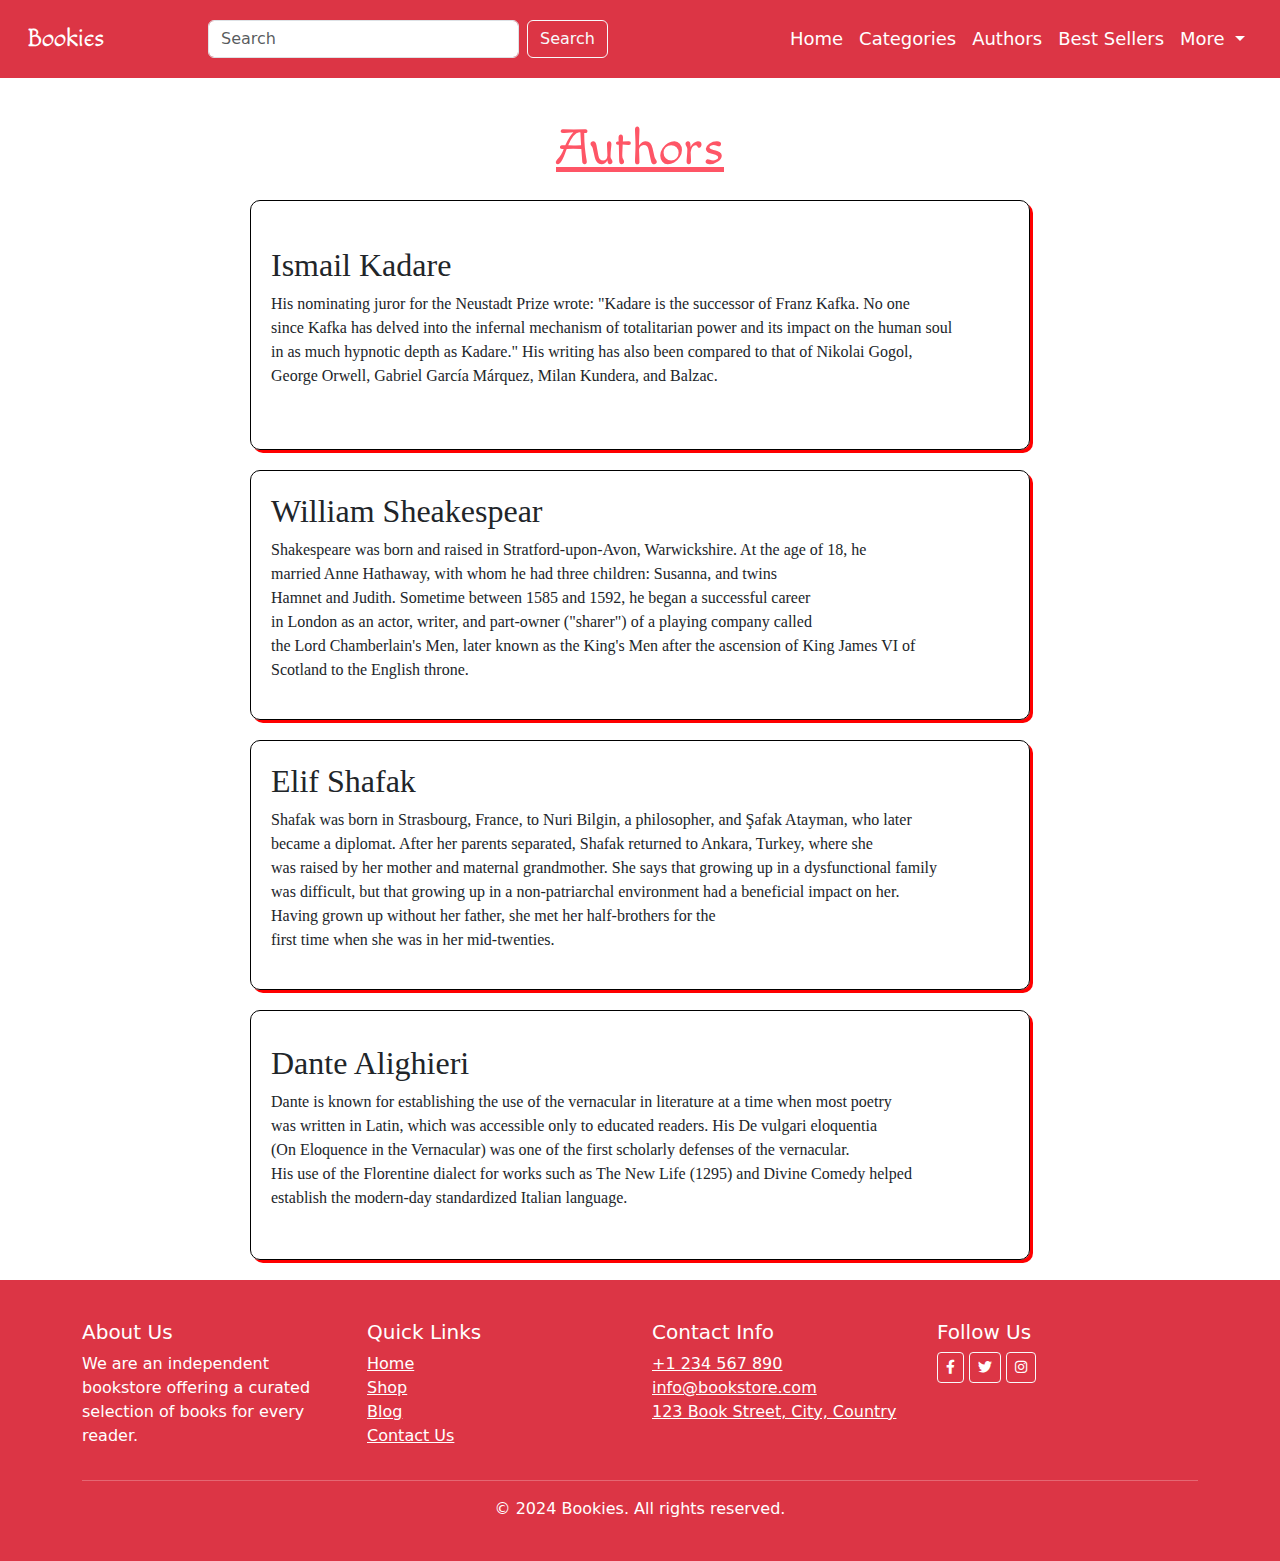
<file: authors.html>
<!DOCTYPE html>
<html lang="en">
<head>
    <meta charset="UTF-8">
    <meta name="viewport" content="width=device-width, initial-scale=1.0">
    <title>Document</title>
    <link href="https://cdn.jsdelivr.net/npm/bootstrap@5.3.0/dist/css/bootstrap.min.css" rel="stylesheet">
    <link rel="preconnect" href="https://fonts.googleapis.com">
    <link rel="preconnect" href="https://fonts.gstatic.com" crossorigin>
    <link href="https://fonts.googleapis.com/css2?family=Macondo&display=swap" rel="stylesheet">
    <link rel="stylesheet" href="style.css">
    <link rel="stylesheet" href="https://cdnjs.cloudflare.com/ajax/libs/font-awesome/6.0.0-beta3/css/all.min.css">
    <style>
      .containerr {
        margin-top: 120px;
      }
      .content-container {
        display: flex;
        align-items: center;
        height: 250px;
        border: 1px solid black;
        margin: 20px 250px;
        position: relative;
        box-shadow: 3px 3px red;
        border-radius: 10px;
      }
      .pixi-container {
        position: absolute;
        /* top: 2px; */
        right: 10px;
        width: 200px;
        height: 250px;
      }
      .text-side {
        padding: 20px;
        flex: 1;
      }
    </style>
</head>
<body>
    <nav class="navbar navbar-expand-lg navbar-custom fixed-top">
        <div class="container-fluid">
          <a class="navbar-brand macondo-regular" href="index.html">Bookies</a>
          <button class="navbar-toggler" type="button" data-bs-toggle="collapse" data-bs-target="#navbarNav" aria-controls="navbarNav" aria-expanded="false" aria-label="Toggle navigation">
            <span class="navbar-toggler-icon"></span>
          </button>
          <div class="collapse navbar-collapse" id="navbarNav">
            <form class="d-flex mx-auto search-bar">
              <input class="form-control me-2" type="search" placeholder="Search" aria-label="Search">
              <button class="btn btn-outline-light" type="submit">Search</button>
            </form>
            <ul class="navbar-nav ms-auto">
              <li class="nav-item">
                <a class="nav-link" href="index.html">Home</a>
              </li>
              <li class="nav-item">
                <a class="nav-link" href="categories.html">Categories</a>
              </li>
              <li class="nav-item">
                <a class="nav-link" href="authors.html">Authors</a>
              </li>
              <li class="nav-item">
                <a class="nav-link" href="bestsellers.html">Best Sellers</a></li>
              <li class="nav-item dropdown">
                <a class="nav-link dropdown-toggle" href="#" id="navbarDropdown" role="button" data-bs-toggle="dropdown" aria-expanded="false">
                  More
                </a>
                <ul class="dropdown-menu dropdown-menu-end" aria-labelledby="navbarDropdown">
                  <li><a class="dropdown-item" href="#">Contact</a></li>
                  <li><a class="dropdown-item" href="login.html">Login</a></li>
                  <li><hr class="dropdown-divider"></li>
                  <li><a class="dropdown-item" href="#">Settings</a></li>
                </ul>
              </li>
            </ul>
          </div>
        </div>
    </nav>

    <div class="containerr">
      <h1 style="text-align: center; text-decoration: underline; color: #fe5566; font-size: 50px;" class="macondo-regular">Authors</h1>
      <div class="row content-container">
        <div class="pixi-container" id="pixi-container-1"></div>
        <div class="col-md-6 text-side">
          <h2 class="pacifico-regular">Ismail Kadare</h2>
          <p class="great-vibes-regular">His nominating juror for the Neustadt Prize wrote: "Kadare is the successor of Franz Kafka. No one <br> since Kafka has delved into the infernal mechanism of totalitarian power and its impact on the human soul <br> in as much hypnotic depth as Kadare." His writing has also been compared to that of Nikolai Gogol, <br> George Orwell, Gabriel García Márquez, Milan Kundera, and Balzac.</p>
        </div>
      </div>
      <div class="row content-container">
        <div class="pixi-container" id="pixi-container-2"></div>
        <div class="col-md-6 text-side">
          <h2 class="pacifico-regular">William Sheakespear</h2>
          <p class="great-vibes-regular">Shakespeare was born and raised in Stratford-upon-Avon, Warwickshire. At the age of 18, he <br> married Anne Hathaway, with whom he had three children: Susanna, and twins <br> Hamnet and Judith. Sometime  between 1585 and 1592, he began a successful career <br>in London  as an actor, writer, and part-owner ("sharer") of a playing company called<br> the Lord Chamberlain's Men, later known  as the King's Men after the ascension of King James VI of <br>Scotland to the English throne.</p>
        </div>
      </div>
      <div class="row content-container">
        <div class="pixi-container" id="pixi-container-3"></div>
        <div class="col-md-6 text-side">
          <h2 class="pacifico-regular">Elif Shafak</h2>
          <p class="great-vibes-regular">Shafak was born in Strasbourg, France, to Nuri Bilgin, a philosopher, and Şafak Atayman, who later <br> became a diplomat. After her parents separated, Shafak returned to Ankara, Turkey, where she <br> was raised by her mother and maternal grandmother. She says that growing up in a dysfunctional family <br> was difficult, but that growing up in a non-patriarchal environment had a beneficial impact on her. <br> Having grown up without her father, she met her half-brothers for the <br> first time when she was in her mid-twenties.</p>
        </div>
      </div>
      <div class="row content-container">
        <div class="pixi-container" id="pixi-container-4"></div>
        <div class="col-md-6 text-side">
          <h2 class="pacifico-regular">Dante Alighieri</h2>
          <p class="great-vibes-regular">Dante is known for establishing the use of the vernacular in literature at a time when most poetry <br> was written in Latin, which was accessible only to educated readers. His De vulgari eloquentia <br> (On Eloquence in the Vernacular) was one of the first scholarly defenses of the vernacular. <br> His use of the Florentine dialect for works such as The New Life (1295) and Divine Comedy helped <br> establish the modern-day standardized Italian language.</p>
        </div>
      </div>
    </div>

    <footer class="footer mt-auto">
      <div class="container">
          <div class="row">
              <!-- About Us -->
              <div class="col-md-3">
                  <h5>About Us</h5>
                  <p>We are an independent bookstore offering a curated selection of books for every reader.</p>
              </div>
              <!-- Quick Links -->
              <div class="col-md-3">
                  <h5>Quick Links</h5>
                  <ul class="list-unstyled">
                      <li><a href="#">Home</a></li>
                      <li><a href="#">Shop</a></li>
                      <li><a href="#">Blog</a></li>
                      <li><a href="#">Contact Us</a></li>
                  </ul>
              </div>
              <!-- Contact Info -->
              <div class="col-md-3">
                  <h5>Contact Info</h5>
                  <ul class="list-unstyled">
                      <li><a href="tel:+1234567890">+1 234 567 890</a></li>
                      <li><a href="mailto:info@bookstore.com">info@bookstore.com</a></li>
                      <li><a href="#">123 Book Street, City, Country</a></li>
                  </ul>
              </div>
              <!-- Follow Us -->
              <div class="col-md-3">
                  <h5>Follow Us</h5>
                  <a href="#" class="btn btn-outline-light btn-sm mr-2"><i class="fab fa-facebook-f"></i></a>
                  <a href="#" class="btn btn-outline-light btn-sm mr-2"><i class="fab fa-twitter"></i></a>
                  <a href="#" class="btn btn-outline-light btn-sm"><i class="fab fa-instagram"></i></a>
              </div>
          </div>
          <hr>
          <div class="row">
              <div class="col-md-12 text-center">
                  <p class="mb-0">&copy; 2024 Bookies. All rights reserved.</p>
              </div>
          </div>
      </div>
  </footer>

    <script type="module">
      import { Application, Assets, Sprite } from 'https://cdn.skypack.dev/pixi.js@7.x.x';

      const imagesForContainers = {
        'pixi-container-1': ['https://upload.wikimedia.org/wikipedia/commons/2/24/Ismail_Kadare_%28portret%29.jpg', 'https://upload.wikimedia.org/wikipedia/en/3/31/The_Siege_%28Kadare_novel%29.jpg'],
        'pixi-container-2': ['https://upload.wikimedia.org/wikipedia/commons/2/21/William_Shakespeare_by_John_Taylor%2C_edited.jpg', 'https://upload.wikimedia.org/wikipedia/commons/d/df/Hamlet.jpg'],
        'pixi-container-3': ['https://upload.wikimedia.org/wikipedia/commons/1/16/Elif_Shafak_photo.jpg', 'https://upload.wikimedia.org/wikipedia/en/b/b2/The_Forty_Rules_of_Love_cover.jpg'],
        'pixi-container-4': ['https://upload.wikimedia.org/wikipedia/commons/6/6f/Portrait_de_Dante.jpg', 'https://upload.wikimedia.org/wikipedia/commons/3/3c/Joseph_Anton_Koch%2C_purgatorio%2C_1825-28%2C_15.jpg']
      };

      async function initializePixi(containerId, imageUrls) {
        try {
          const width = 200;
          const height = 250;
          const app = new Application({
            width: width,
            height: height,
            backgroundAlpha: 0, // Transparent background
          });

          const container = document.getElementById(containerId);
          if (!container) {
            console.error(`Container with id "${containerId}" not found.`);
            return;
          }

          container.appendChild(app.view);

          let currentImageIndex = 0;
          const texture = await Assets.load(imageUrls[currentImageIndex]);
          const sprite = new Sprite(texture);
          sprite.anchor.set(0.5);
          sprite.x = width / 2;
          sprite.y = height / 2;
          sprite.width = 180;
          sprite.height = 200;
          app.stage.addChild(sprite);

          sprite.interactive = true;
          sprite.buttonMode = true;
          sprite.on('pointertap', async () => {
            currentImageIndex = (currentImageIndex + 1) % imageUrls.length;
            const newTexture = await Assets.load(imageUrls[currentImageIndex]);
            sprite.texture = newTexture;
          });
        } catch (error) {
          console.error('Error initializing PixiJS:', error);
        }
      }

      document.addEventListener('DOMContentLoaded', () => {
        for (const [containerId, imageUrls] of Object.entries(imagesForContainers)) {
          initializePixi(containerId, imageUrls);
        }
      });
    </script>

    <script src="https://code.jquery.com/jquery-3.5.1.slim.min.js"></script>
    <script src="https://cdn.jsdelivr.net/npm/@popperjs/core@2.5.4/dist/umd/popper.min.js"></script>
    <script src="https://stackpath.bootstrapcdn.com/bootstrap/4.5.2/js/bootstrap.min.js"></script>
    <script src="https://cdn.jsdelivr.net/npm/bootstrap@5.3.0/dist/js/bootstrap.bundle.min.js"></script>
</body>
</html>
</file>
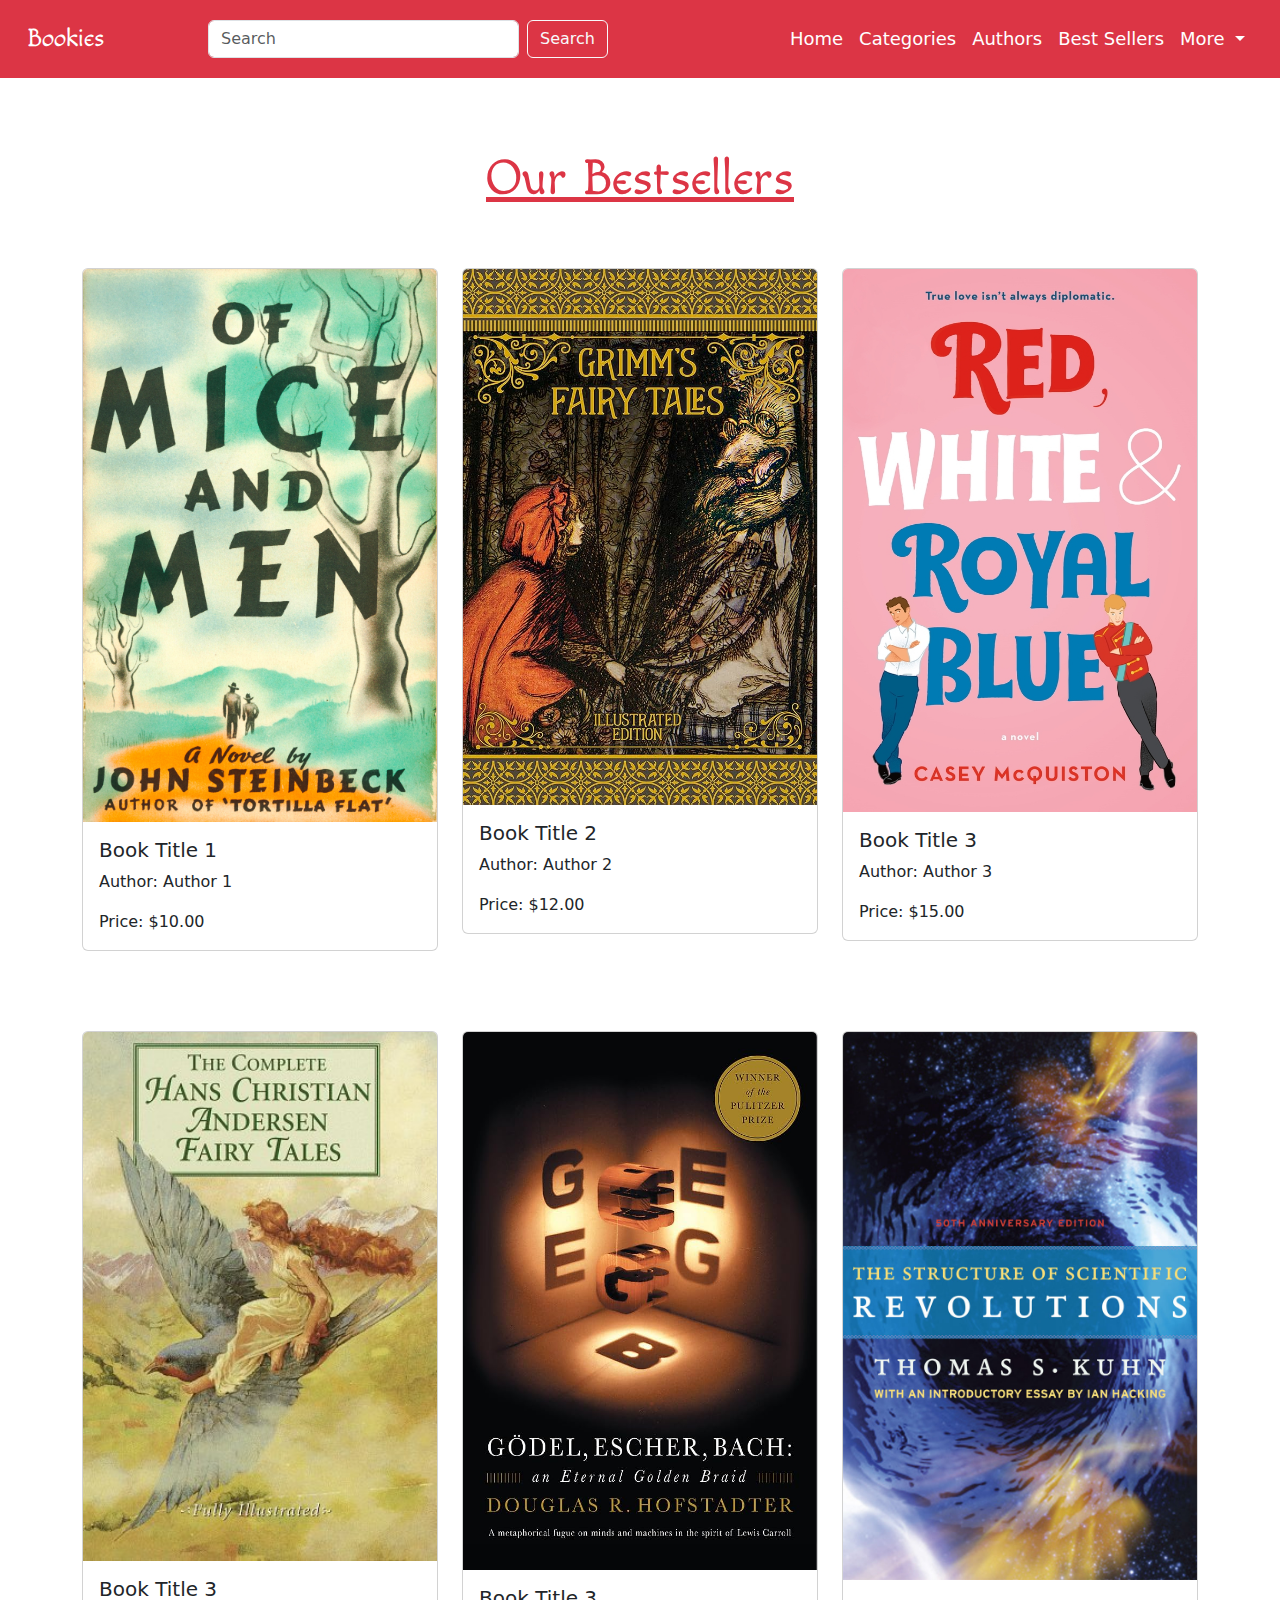
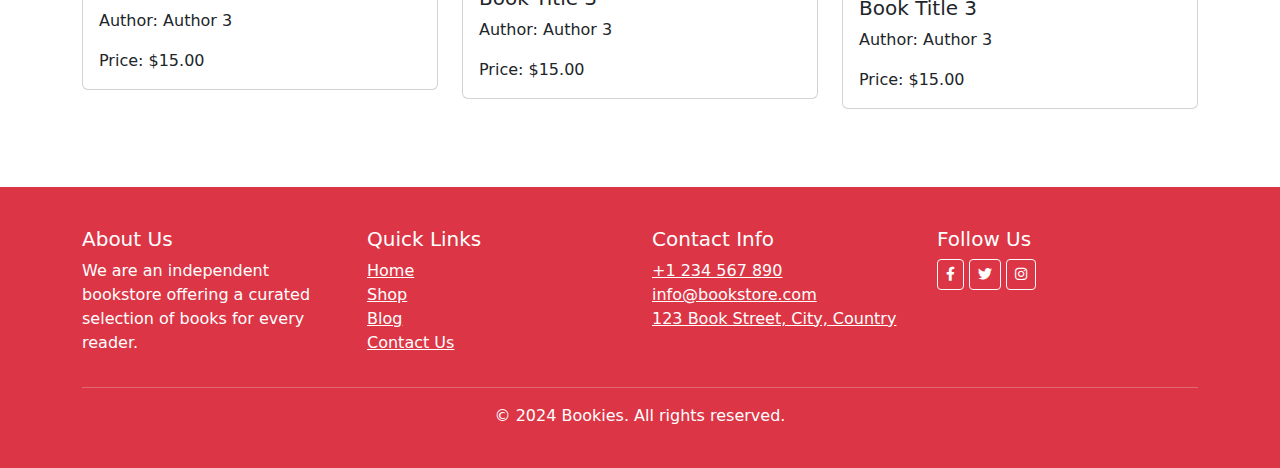
<file: bestsellers.html>
<!DOCTYPE html>
<html lang="en">
<head>
    <meta charset="UTF-8">
    <meta name="viewport" content="width=device-width, initial-scale=1.0">
    <title>Document</title>
    <link href="https://cdn.jsdelivr.net/npm/bootstrap@5.3.0/dist/css/bootstrap.min.css" rel="stylesheet">
    <link rel="preconnect" href="https://fonts.googleapis.com">
    <link rel="preconnect" href="https://fonts.gstatic.com" crossorigin>
    <link href="https://fonts.googleapis.com/css2?family=Macondo&display=swap" rel="stylesheet">
    <link rel="stylesheet" href="style.css">
    <link rel="stylesheet" href="https://cdnjs.cloudflare.com/ajax/libs/font-awesome/6.0.0-beta3/css/all.min.css">
    <style>
      #bestsellers{
        margin-top: 100px;
      }
      .card {
        margin-top: 50px;
          margin-bottom: 30px;
          transition: transform 0.3s;
      }
      .card img{
        max-height: 600px;
      }


      .card:hover {
          transform: scale(1.05);
      }

      #home {
          animation: fadeIn 2s;
      }

      @keyframes fadeIn {
          from { opacity: 0; }
          to { opacity: 1; }
      }

    </style>
</head>
<body>
    <nav class="navbar navbar-expand-lg navbar-custom fixed-top">
        <div class="container-fluid">
          <a class="navbar-brand macondo-regular" href="index.html">Bookies</a>
          <button class="navbar-toggler" type="button" data-bs-toggle="collapse" data-bs-target="#navbarNav" aria-controls="navbarNav" aria-expanded="false" aria-label="Toggle navigation">
            <span class="navbar-toggler-icon"></span>
          </button>
          <div class="collapse navbar-collapse" id="navbarNav">
            <form class="d-flex mx-auto search-bar">
              <input class="form-control me-2" type="search" placeholder="Search" aria-label="Search">
              <button class="btn btn-outline-light" type="submit">Search</button>
            </form>
            <ul class="navbar-nav ms-auto">
              <li class="nav-item">
                <a class="nav-link" href="index.html">Home</a>
              </li>
              <li class="nav-item">
                <a class="nav-link" href="categories.html">Categories</a>
              </li>
              <li class="nav-item">
                <a class="nav-link" href="authors.html">Authors</a>
              </li>
              <li class="nav-item">
                <a class="nav-link" href="bestsellers.html">Best Sellers</a>
              </li>
              <li class="nav-item dropdown">
                <a class="nav-link dropdown-toggle" href="#" id="navbarDropdown" role="button" data-bs-toggle="dropdown" aria-expanded="false">
                  More
                </a>
                <ul class="dropdown-menu dropdown-menu-end" aria-labelledby="navbarDropdown">
                  <li><a class="dropdown-item" href="#">Contact</a></li>
                  <li><a class="dropdown-item" href="login.html">Login</a></li>
                  <li><hr class="dropdown-divider"></li>
                  <li><a class="dropdown-item" href="#">Settings</a></li>
                </ul>
              </li>
            </ul>
          </div>
        </div>
    </nav>

    <div id="bestsellers" class="container my-5">
      <h2 class="macondo-regular" style="color: #dc3545; text-decoration: underline; font-size: 50px; text-align: center; margin-top: 150px;">Our Bestsellers</h2>
      <div class="row">
          <div class="col-md-4">
              <div class="card animate__animated animate__fadeInUp">
                  <img class="card-img-top" src="img/tragedy/mice.jpg" alt="Book 1">
                  <div class="card-body">
                      <h5 class="card-title">Book Title 1</h5>
                      <p class="card-text">Author: Author 1</p>
                      <p class="card-text">Price: $10.00</p>
                  </div>
              </div>
          </div>
          <div class="col-md-4">
              <div class="card animate__animated animate__fadeInUp animate__delay-1s">
                  <img class="card-img-top" src="img/fairy/grim.jpg" alt="Book 2">
                  <div class="card-body">
                      <h5 class="card-title">Book Title 2</h5>
                      <p class="card-text">Author: Author 2</p>
                      <p class="card-text">Price: $12.00</p>
                  </div>
              </div>
          </div>
          <div class="col-md-4">
              <div class="card animate__animated animate__fadeInUp animate__delay-2s">
                  <img class="card-img-top" src="img/romance/red.jpg" alt="Book 3">
                  <div class="card-body">
                      <h5 class="card-title">Book Title 3</h5>
                      <p class="card-text">Author: Author 3</p>
                      <p class="card-text">Price: $15.00</p>
                  </div>
              </div>
          </div>
          <div class="col-md-4">
              <div class="card animate__animated animate__fadeInUp animate__delay-2s">
                  <img class="card-img-top" src="img/fairy/hans.jpg" alt="Book 3">
                  <div class="card-body">
                      <h5 class="card-title">Book Title 3</h5>
                      <p class="card-text">Author: Author 3</p>
                      <p class="card-text">Price: $15.00</p>
                  </div>
              </div>
          </div>
          <div class="col-md-4">
              <div class="card animate__animated animate__fadeInUp animate__delay-2s">
                  <img class="card-img-top" src="img/science/godel.jpg" alt="Book 3">
                  <div class="card-body">
                      <h5 class="card-title">Book Title 3</h5>
                      <p class="card-text">Author: Author 3</p>
                      <p class="card-text">Price: $15.00</p>
                  </div>
              </div>
          </div>
          <div class="col-md-4">
              <div class="card animate__animated animate__fadeInUp animate__delay-2s">
                  <img class="card-img-top" src="img/science/kuhn.jpg" alt="Book 3">
                  <div class="card-body">
                      <h5 class="card-title">Book Title 3</h5>
                      <p class="card-text">Author: Author 3</p>
                      <p class="card-text">Price: $15.00</p>
                  </div>
              </div>
          </div>
      </div>
  </div>

    <footer class="footer">
        <div class="container">
            <div class="row">
                <!-- About Us -->
                <div class="col-md-3">
                    <h5>About Us</h5>
                    <p>We are an independent bookstore offering a curated selection of books for every reader.</p>
                </div>
                <!-- Quick Links -->
                <div class="col-md-3">
                    <h5>Quick Links</h5>
                    <ul class="list-unstyled">
                        <li><a href="#">Home</a></li>
                        <li><a href="#">Shop</a></li>
                        <li><a href="#">Blog</a></li>
                        <li><a href="#">Contact Us</a></li>
                    </ul>
                </div>
                <!-- Contact Info -->
                <div class="col-md-3">
                    <h5>Contact Info</h5>
                    <ul class="list-unstyled">
                        <li><a href="tel:+1234567890">+1 234 567 890</a></li>
                        <li><a href="mailto:info@bookstore.com">info@bookstore.com</a></li>
                        <li><a href="#">123 Book Street, City, Country</a></li>
                    </ul>
                </div>
                <!-- Follow Us -->
                <div class="col-md-3">
                    <h5>Follow Us</h5>
                    <a href="#" class="btn btn-outline-light btn-sm mr-2"><i class="fab fa-facebook-f"></i></a>
                    <a href="#" class="btn btn-outline-light btn-sm mr-2"><i class="fab fa-twitter"></i></a>
                    <a href="#" class="btn btn-outline-light btn-sm"><i class="fab fa-instagram"></i></a>
                </div>
            </div>
            <hr>
            <div class="row">
                <div class="col-md-12 text-center">
                    <p class="mb-0">&copy; 2024 Bookies. All rights reserved.</p>
                </div>
            </div>
        </div>
    </footer>
    
    
    <script src="https://code.jquery.com/jquery-3.5.1.slim.min.js"></script>
    <script src="https://cdn.jsdelivr.net/npm/@popperjs/core@2.5.4/dist/umd/popper.min.js"></script>
    <script src="https://stackpath.bootstrapcdn.com/bootstrap/4.5.2/js/bootstrap.min.js"></script>    

    <script src="https://cdn.jsdelivr.net/npm/bootstrap@5.3.0/dist/js/bootstrap.bundle.min.js"></script>
    <script src="https://code.jquery.com/jquery-3.5.1.slim.min.js"></script>
    <script src="https://stackpath.bootstrapcdn.com/bootstrap/4.5.2/js/bootstrap.min.js"></script>
</body>
</html>
</file>
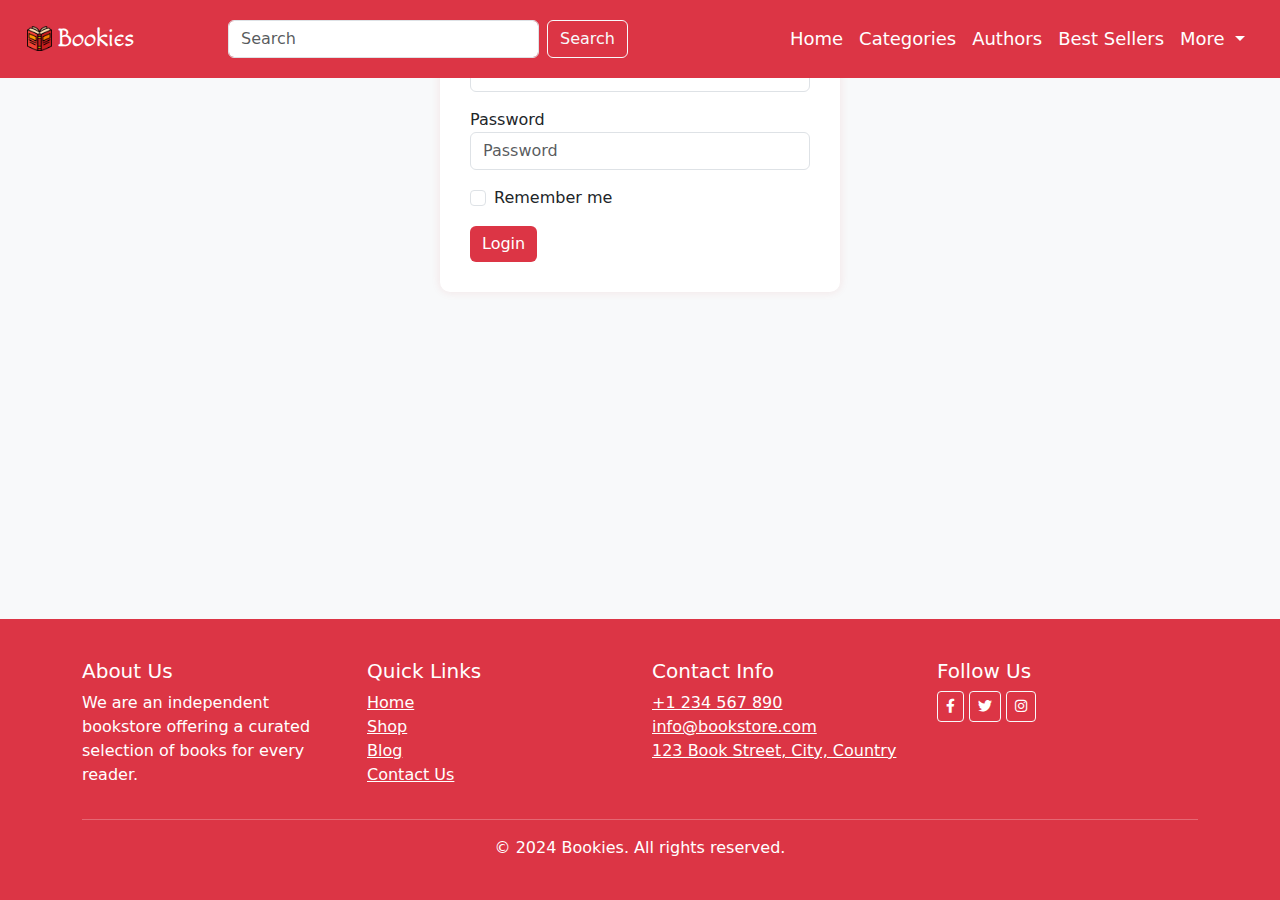
<file: login.html>
<!DOCTYPE html>
<html lang="en">
<head>
    <meta charset="UTF-8">
    <meta name="viewport" content="width=device-width, initial-scale=1.0">
    <title>Bookies Login</title>
    <link href="https://cdn.jsdelivr.net/npm/bootstrap@5.3.0/dist/css/bootstrap.min.css" rel="stylesheet">
    <link rel="preconnect" href="https://fonts.googleapis.com">
    <link rel="preconnect" href="https://fonts.gstatic.com" crossorigin>
    <link href="https://fonts.googleapis.com/css2?family=Macondo&display=swap" rel="stylesheet">
    <link rel="stylesheet" href="https://cdnjs.cloudflare.com/ajax/libs/font-awesome/6.0.0-beta3/css/all.min.css">
    <link rel="stylesheet" href="style.css">
    <style>
        body {
            background-color: #f8f9fa;
            display: flex;
            flex-direction: column;
            height: 100vh;
        }
        .login-container {
            margin-top: 120px;
            flex-grow: 1;
            display: flex;
            justify-content: center;
            align-items: center;
            padding: 20px;
        }
        .login-form {
            background-color: #fff;
            padding: 30px;
            border-radius: 10px;
            box-shadow: 0 0 10px rgba(182, 32, 32, 0.1);
            width: 100%;
            max-width: 400px;
            margin-top: -40%;
        }
        .login-title {
            margin-bottom: 20px;
            font-size: 24px;
            font-weight: 600;
            color: #dc3545;
            text-align: center;
        }
        .form-control:focus {
            box-shadow: none;
        }
        .btn-login {
            background-color: #dc3545;
            border: none;
        }
        .btn-login:hover {
            background-color: #dc3545;
        }
    </style>
</head>
<body>
    <nav class="navbar navbar-expand-lg navbar-custom fixed-top">
        <div class="container-fluid">
            <img src="img/book.png" style="width: 30px; height: auto; padding-right: 5px;" alt="Book Logo">
          <a class="navbar-brand macondo-regular" href="index.html">Bookies</a>
          <button class="navbar-toggler" type="button" data-bs-toggle="collapse" data-bs-target="#navbarNav" aria-controls="navbarNav" aria-expanded="false" aria-label="Toggle navigation">
            <span class="navbar-toggler-icon"></span>
          </button>
          <div class="collapse navbar-collapse" id="navbarNav">
            <form class="d-flex mx-auto search-bar">
              <input class="form-control me-2" type="search" placeholder="Search" aria-label="Search">
              <button class="btn btn-outline-light" type="submit">Search</button>
            </form>
            <ul class="navbar-nav ms-auto">
              <li class="nav-item">
                <a class="nav-link" href="index.html">Home</a>
              </li>
              <li class="nav-item">
                <a class="nav-link" href="categories.html">Categories</a>
              </li>
              <li class="nav-item">
                <a class="nav-link" href="authors.html">Authors</a>
              </li>
              <li class="nav-item">
                <a class="nav-link" href="bestsellers.html">Best Sellers</a>
              </li>
              <li class="nav-item dropdown">
                <a class="nav-link dropdown-toggle" href="#" id="navbarDropdown" role="button" data-bs-toggle="dropdown" aria-expanded="false">
                  More
                </a>
                <ul class="dropdown-menu dropdown-menu-end" aria-labelledby="navbarDropdown">
                  <li><a class="dropdown-item" href="#">Contact</a></li>
                  <li><a class="dropdown-item" href="login.html">Login</a></li>
                  <li><hr class="dropdown-divider"></li>
                  <li><a class="dropdown-item" href="#">Settings</a></li>
                </ul>
              </li>
            </ul>
          </div>
        </div>
    </nav>

    <div id="pixi-container" style="z-index: -1; max-height: 530px;"></div>

    <div class="login-container">
        <div class="login-form">
            <h2 class="login-title">Login</h2>
            <form>
                <div class="form-group mb-3">
                    <label for="email">Email address</label>
                    <input type="email" class="form-control" id="email" placeholder="Enter email">
                </div>
                <div class="form-group mb-3">
                    <label for="password">Password</label>
                    <input type="password" class="form-control" id="password" placeholder="Password">
                </div>
                <div class="form-group form-check mb-3">
                    <input type="checkbox" class="form-check-input" id="rememberMe">
                    <label class="form-check-label" for="rememberMe">Remember me</label>
                </div>
                <button type="submit" class="btn btn-primary btn-login btn-block">Login</button>
            </form>
        </div>
    </div>

    <footer class="footer mt-auto">
        <div class="container">
            <div class="row">
                <!-- About Us -->
                <div class="col-md-3">
                    <h5>About Us</h5>
                    <p>We are an independent bookstore offering a curated selection of books for every reader.</p>
                </div>
                <!-- Quick Links -->
                <div class="col-md-3">
                    <h5>Quick Links</h5>
                    <ul class="list-unstyled">
                        <li><a href="#">Home</a></li>
                        <li><a href="#">Shop</a></li>
                        <li><a href="#">Blog</a></li>
                        <li><a href="#">Contact Us</a></li>
                    </ul>
                </div>
                <!-- Contact Info -->
                <div class="col-md-3">
                    <h5>Contact Info</h5>
                    <ul class="list-unstyled">
                        <li><a href="tel:+1234567890">+1 234 567 890</a></li>
                        <li><a href="mailto:info@bookstore.com">info@bookstore.com</a></li>
                        <li><a href="#">123 Book Street, City, Country</a></li>
                    </ul>
                </div>
                <!-- Follow Us -->
                <div class="col-md-3">
                    <h5>Follow Us</h5>
                    <a href="#" class="btn btn-outline-light btn-sm mr-2"><i class="fab fa-facebook-f"></i></a>
                    <a href="#" class="btn btn-outline-light btn-sm mr-2"><i class="fab fa-twitter"></i></a>
                    <a href="#" class="btn btn-outline-light btn-sm"><i class="fab fa-instagram"></i></a>
                </div>
            </div>
            <hr>
            <div class="row">
                <div class="col-md-12 text-center">
                    <p class="mb-0">&copy; 2024 Bookies. All rights reserved.</p>
                </div>
            </div>
        </div>
    </footer>

    <script type="module">
        import { Application, Assets, Sprite } from 'https://cdn.skypack.dev/pixi.js';
    
        (async () =>
        {
            // Create a new application
            const app = new Application();
    
            // Initialize the application
            await app.init({ resizeTo: window });
    
            // Append the application canvas to the specific div
            document.getElementById('pixi-container').appendChild(app.view);
    
            // Load the star texture
            const starTexture = await Assets.load('https://pixijs.com/assets/star.png');
    
            const starAmount = 1000;
            let cameraZ = 0;
            const fov = 20;
            const baseSpeed = 0.025;
            let speed = 0;
            let warpSpeed = 0;
            const starStretch = 5;
            const starBaseSize = 0.05;
    
            // Create the stars
            const stars = [];
    
            for (let i = 0; i < starAmount; i++)
            {
                const star = {
                    sprite: new Sprite(starTexture),
                    z: 0,
                    x: 0,
                    y: 0,
                };
    
                star.sprite.anchor.x = 0.5;
                star.sprite.anchor.y = 0.7;
                randomizeStar(star, true);
                app.stage.addChild(star.sprite);
                stars.push(star);
            }
    
            function randomizeStar(star, initial)
            {
                star.z = initial ? Math.random() * 2000 : cameraZ + Math.random() * 1000 + 2000;
    
                // Calculate star positions with radial random coordinate so no star hits the camera.
                const deg = Math.random() * Math.PI * 2;
                const distance = Math.random() * 50 + 1;
    
                star.x = Math.cos(deg) * distance;
                star.y = Math.sin(deg) * distance;
            }
    
            // Change flight speed every 5 seconds
            setInterval(() =>
            {
                warpSpeed = warpSpeed > 0 ? 0 : 1;
            }, 5000);
    
            // Listen for animate update
            app.ticker.add((time) =>
            {
                // Simple easing. This should be changed to proper easing function when used for real.
                speed += (warpSpeed - speed) / 20;
                cameraZ += time.deltaTime * 10 * (speed + baseSpeed);
                for (let i = 0; i < starAmount; i++)
                {
                    const star = stars[i];
    
                    if (star.z < cameraZ) randomizeStar(star);
    
                    // Map star 3d position to 2d with really simple projection
                    const z = star.z - cameraZ;
    
                    star.sprite.x = star.x * (fov / z) * app.renderer.screen.width + app.renderer.screen.width / 2;
                    star.sprite.y = star.y * (fov / z) * app.renderer.screen.width + app.renderer.screen.height / 2;
    
                    // Calculate star scale & rotation.
                    const dxCenter = star.sprite.x - app.renderer.screen.width / 2;
                    const dyCenter = star.sprite.y - app.renderer.screen.height / 2;
                    const distanceCenter = Math.sqrt(dxCenter * dxCenter + dyCenter * dyCenter);
                    const distanceScale = Math.max(0, (2000 - z) / 2000);
    
                    star.sprite.scale.x = distanceScale * starBaseSize;
                    // Star is looking towards center so that y axis is towards center.
                    // Scale the star depending on how fast we are moving, what the stretchfactor is
                    // and depending on how far away it is from the center.
                    star.sprite.scale.y
                        = distanceScale * starBaseSize
                        + (distanceScale * speed * starStretch * distanceCenter) / app.renderer.screen.width;
                    star.sprite.rotation = Math.atan2(dyCenter, dxCenter) + Math.PI / 2;
                }
            });
        })();
    </script>
    
    
    <script src="https://code.jquery.com/jquery-3.5.1.slim.min.js"></script>
    <script src="https://cdn.jsdelivr.net/npm/@popperjs/core@2.5.4/dist/umd/popper.min.js"></script>
    <script src="https://stackpath.bootstrapcdn.com/bootstrap/4.5.2/js/bootstrap.min.js"></script>
    <script src="https://cdn.jsdelivr.net/npm/bootstrap@5.3.0/dist/js/bootstrap.bundle.min.js"></script>
</body>
</html>
</file>
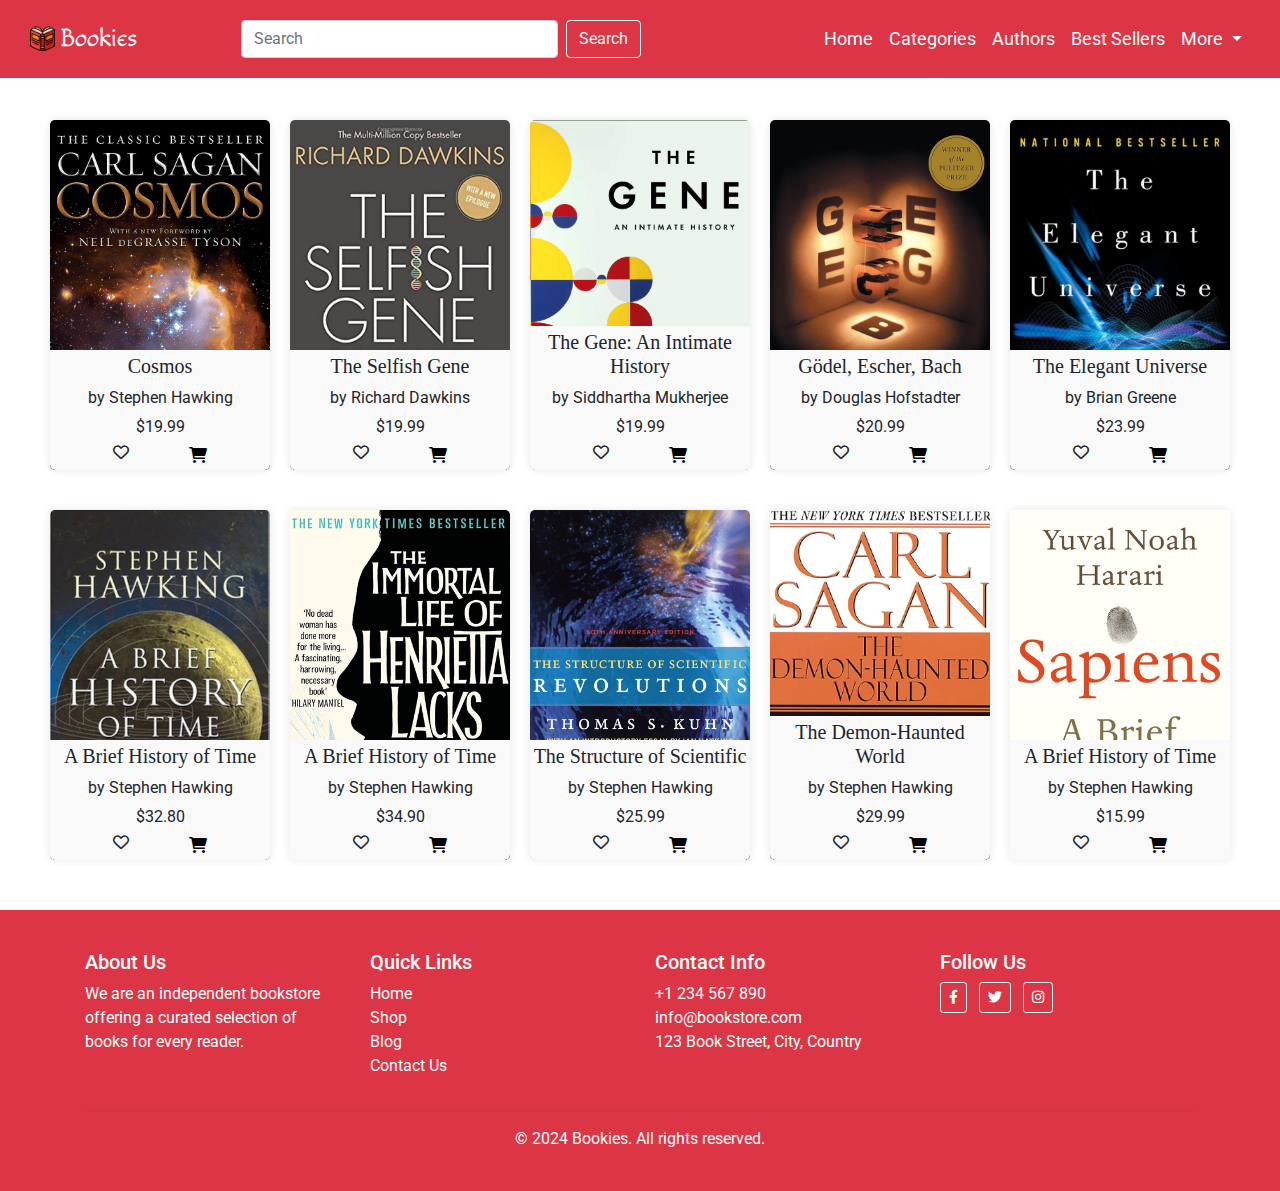
<file: categories/science.html>
<!DOCTYPE html>
<html lang="en">
<head>
    <meta charset="UTF-8">
    <meta name="viewport" content="width=device-width, initial-scale=1.0">
    <link rel="preconnect" href="https://fonts.googleapis.com">
    <link rel="preconnect" href="https://fonts.gstatic.com" crossorigin>
    <link href="https://fonts.googleapis.com/css2?family=Macondo&display=swap" rel="stylesheet">
    <link href="https://cdn.jsdelivr.net/npm/bootstrap@5.3.0/dist/css/bootstrap.min.css" rel="stylesheet">
    <link rel="stylesheet" href="https://cdnjs.cloudflare.com/ajax/libs/font-awesome/5.15.4/css/all.min.css">
    <link href="https://cdn.jsdelivr.net/npm/bootstrap@5.3.3/dist/css/bootstrap.min.css" rel="stylesheet" integrity="sha384-QWTKZyjpPEjISv5WaRU9OFeRpok6YctnYmDr5pNlyT2bRjXh0JMhjY6hW+ALEwIH" crossorigin="anonymous">
    <script src="https://cdn.jsdelivr.net/npm/bootstrap@5.3.3/dist/js/bootstrap.bundle.min.js" integrity="sha384-YvpcrYf0tY3lHB60NNkmXc5s9fDVZLESaAA55NDzOxhy9GkcIdslK1eN7N6jIeHz" crossorigin="anonymous"></script>
    <link href="https://stackpath.bootstrapcdn.com/bootstrap/4.5.2/css/bootstrap.min.css" rel="stylesheet">
    <link href="https://fonts.googleapis.com/css2?family=Roboto:wght@400;700&display=swap" rel="stylesheet">
    <link href="https://fonts.googleapis.com/css2?family=Pacifico&display=swap" rel="stylesheet">
    <link rel="stylesheet" href="../style.css">
    <link rel="stylesheet" href="https://cdnjs.cloudflare.com/ajax/libs/font-awesome/6.0.0-beta3/css/all.min.css">
</head>
<body style="padding-top: 70px;">

    <nav class="navbar navbar-expand-lg navbar-custom fixed-top">
        <div class="container-fluid">
            <img src="../img/book.png" style="width: 30px; height: auto; padding-right: 5px;" alt="Book Logo">
          <a class="navbar-brand macondo-regular" href="../index.html">Bookies</a>
          <button class="navbar-toggler" type="button" data-bs-toggle="collapse" data-bs-target="#navbarNav" aria-controls="navbarNav" aria-expanded="false" aria-label="Toggle navigation">
            <span class="navbar-toggler-icon"></span>
          </button>
          <div class="collapse navbar-collapse" id="navbarNav">
            <form class="d-flex mx-auto search-bar">
              <input class="form-control me-2" type="search" placeholder="Search" aria-label="Search">
              <button class="btn btn-outline-light" type="submit">Search</button>
            </form>
            <ul class="navbar-nav ms-auto">
              <li class="nav-item">
                <a class="nav-link" href="../index.html">Home</a>
              </li>
              <li class="nav-item">
                <a class="nav-link" href="../categories.html">Categories</a>
              </li>
              <li class="nav-item">
                <a class="nav-link" href="../authors.html">Authors</a>
              </li>
              <li class="nav-item">
                <a class="nav-link" href="../bestsellers.html">Best Sellers</a>
              </li>
              <li class="nav-item dropdown">
                <a class="nav-link dropdown-toggle" href="#" id="navbarDropdown" role="button" data-bs-toggle="dropdown" aria-expanded="false">
                  More
                </a>
                <ul class="dropdown-menu dropdown-menu-end" aria-labelledby="navbarDropdown">
                  <li><a class="dropdown-item" href="#">Contact</a></li>
                  <li><a class="dropdown-item" href="../login.html">Login</a></li>
                  <li><hr class="dropdown-divider"></li>
                  <li><a class="dropdown-item" href="#">Settings</a></li>
                </ul>
              </li>
            </ul>
          </div>
        </div>
      </nav>

<section class="book-section">
    <div class="book">
        <img src="../img/science/cosmos.jpg" alt="A Brief History of Time">
        <div class="book-info">
            <h2 class="great-vibes-regular">Cosmos</h2>
            <p>by Stephen Hawking</p>
            <p class="price">$19.99</p>
            <div class="actions">
                <i class="far fa-heart wishlist-icon"></i>
                <i class="fas fa-shopping-cart cart-icon"></i>
            </div>
        </div>
    </div>
    <div class="book">
        <img src="../img/science/dawkins.jpg" alt="A Brief History of Time">
        <div class="book-info">
            <h2 class="great-vibes-regular">The Selfish Gene</h2>
            <p>by Richard Dawkins</p>
            <p class="price">$19.99</p>
            <div class="actions">
                <i class="far fa-heart wishlist-icon"></i>
                <i class="fas fa-shopping-cart cart-icon"></i>
            </div>
        </div>
    </div>
    <div class="book">
        <img src="../img/science/gene.jpg" alt="A Brief History of Time">
        <div class="book-info">
            <h2 class="great-vibes-regular">The Gene: An Intimate History</h2>
            <p>by Siddhartha Mukherjee</p>
            <p class="price">$19.99</p>
            <div class="actions">
                <i class="far fa-heart wishlist-icon"></i>
                <i class="fas fa-shopping-cart cart-icon"></i>
            </div>
        </div>
    </div>
    <div class="book">
        <img src="../img/science/godel.jpg" alt="A Brief History of Time">
        <div class="book-info">
            <h2 class="great-vibes-regular">Gödel, Escher, Bach</h2>
            <p>by Douglas Hofstadter</p>
            <p class="price">$20.99</p>
            <div class="actions">
                <i class="far fa-heart wishlist-icon"></i>
                <i class="fas fa-shopping-cart cart-icon"></i>
            </div>
        </div>
    </div>
    <div class="book">
        <img src="../img/science/greene.jpg" alt="A Brief History of Time">
        <div class="book-info">
            <h2 class="great-vibes-regular">The Elegant Universe</h2>
            <p>by Brian Greene</p>
            <p class="price">$23.99</p>
            <div class="actions">
                <i class="far fa-heart wishlist-icon"></i>
                <i class="fas fa-shopping-cart cart-icon"></i>
            </div>
        </div>
    </div>
    <div class="book">
        <img src="../img/science/hawking.jpg" alt="A Brief History of Time">
        <div class="book-info">
            <h2 class="great-vibes-regular">A Brief History of Time</h2>
            <p>by Stephen Hawking</p>
            <p class="price">$32.80</p>
            <div class="actions">
                <i class="far fa-heart wishlist-icon"></i>
                <i class="fas fa-shopping-cart cart-icon"></i>
            </div>
        </div>
    </div>
    <div class="book">
        <img src="../img/science/immortal.jpg" alt="A Brief History of Time">
        <div class="book-info">
            <h2 class="great-vibes-regular">A Brief History of Time</h2>
            <p>by Stephen Hawking</p>
            <p class="price">$34.90</p>
            <div class="actions">
                <i class="far fa-heart wishlist-icon"></i>
                <i class="fas fa-shopping-cart cart-icon"></i>
            </div>
        </div>
    </div>
    <div class="book">
        <img src="../img/science/kuhn.jpg" alt="A Brief History of Time">
        <div class="book-info">
            <h2 class="great-vibes-regular">The Structure of Scientific</h2>
            <p>by Stephen Hawking</p>
            <p class="price">$25.99</p>
            <div class="actions">
                <i class="far fa-heart wishlist-icon"></i>
                <i class="fas fa-shopping-cart cart-icon"></i>
            </div>
        </div>
    </div>
    <div class="book">
        <img src="../img/science/sagan.jpg" alt="A Brief History of Time">
        <div class="book-info">
            <h2 class="great-vibes-regular">The Demon-Haunted World</h2>
            <p>by Stephen Hawking</p>
            <p class="price">$29.99</p>
            <div class="actions">
                <i class="far fa-heart wishlist-icon"></i>
                <i class="fas fa-shopping-cart cart-icon"></i>
            </div>
        </div>
    </div>
    <div class="book">
        <img src="../img/science/Sapiens.jpg" alt="A Brief History of Time">
        <div class="book-info">
            <h2 class="great-vibes-regular">A Brief History of Time</h2>
            <p>by Stephen Hawking</p>
            <p class="price">$15.99</p>
            <div class="actions">
                <i class="far fa-heart wishlist-icon"></i>
                <i class="fas fa-shopping-cart cart-icon"></i>
            </div>
        </div>
    </div>
</section>

<script src="../script.js"></script>

<footer class="footer">
    <div class="container">
        <div class="row">
            <!-- About Us -->
            <div class="col-md-3">
                <h5>About Us</h5>
                <p>We are an independent bookstore offering a curated selection of books for every reader.</p>
            </div>
            <!-- Quick Links -->
            <div class="col-md-3">
                <h5>Quick Links</h5>
                <ul class="list-unstyled">
                    <li><a href="#">Home</a></li>
                    <li><a href="#">Shop</a></li>
                    <li><a href="#">Blog</a></li>
                    <li><a href="#">Contact Us</a></li>
                </ul>
            </div>
            <!-- Contact Info -->
            <div class="col-md-3">
                <h5>Contact Info</h5>
                <ul class="list-unstyled">
                    <li><a href="tel:+1234567890">+1 234 567 890</a></li>
                    <li><a href="mailto:info@bookstore.com">info@bookstore.com</a></li>
                    <li><a href="#">123 Book Street, City, Country</a></li>
                </ul>
            </div>
            <!-- Follow Us -->
            <div class="col-md-3">
                <h5>Follow Us</h5>
                <a href="#" class="btn btn-outline-light btn-sm mr-2"><i class="fab fa-facebook-f"></i></a>
                <a href="#" class="btn btn-outline-light btn-sm mr-2"><i class="fab fa-twitter"></i></a>
                <a href="#" class="btn btn-outline-light btn-sm"><i class="fab fa-instagram"></i></a>
            </div>
        </div>
        <hr>
        <div class="row">
            <div class="col-md-12 text-center">
                <p class="mb-0">&copy; 2024 Bookies. All rights reserved.</p>
            </div>
        </div>
    </div>
</footer>


<script src="https://code.jquery.com/jquery-3.5.1.slim.min.js"></script>
<script src="https://cdn.jsdelivr.net/npm/@popperjs/core@2.5.4/dist/umd/popper.min.js"></script>
<script src="https://stackpath.bootstrapcdn.com/bootstrap/4.5.2/js/bootstrap.min.js"></script>

</body>
</html>
</file>
<file: style.css>
.macondo-regular {
    font-family: "Macondo", cursive;
    font-weight: 400;
    font-style: normal;
    font-size: 25px;
}
.pacifico-regular {
    font-family: "Pacifico", cursive;
    font-weight: 400;
    font-style: normal;
}
.great-vibes-regular {
    font-family: "Great Vibes", cursive;
    font-weight: 400;
    font-style: normal;
}
.navbar-custom {
    background-color: #dc3545;
    padding: 15px;
    font-size: 18px;
}
.navbar-custom .navbar-brand,
.navbar-custom .nav-link {
    color: #ffffff;
}
.navbar-custom .nav-link:hover {
    color: #efc6c6;
}
.navbar-custom .navbar-toggler {
    border-color: #f8f9fa;
}
.navbar-custom .navbar-toggler-icon {
    background-image: url("data:image/svg+xml;charset=utf8,%3Csvg viewBox='0 0 30 30' xmlns='http://www.w3.org/2000/svg'%3E%3Cpath stroke='%23f8f9fa' stroke-width='2' d='M4 7h22M4 15h22M4 23h22'/%3E%3C/svg%3E");
}
.navbar-custom .search-bar {
    max-width: 400px;
    width: 100%;
}
.navbar-custom .dropdown-menu {
    background-color: #dc3545;
    border-color: #f8f9fa;
}
.navbar-custom .dropdown-item {
    color: #ffffff;
}
.navbar-custom .dropdown-item:hover {
    color: #f8f9fa;
    background-color: #c82333;
}

.carousel-item img {
    max-height: 740px; 
    width: auto; 
    margin: 0 auto; 
}
  
.carousel-item {
    transition: opacity 1s ease-in-out;
    opacity: 0;
}
.carousel-item.active {
    opacity: 1;
}

/* trending */
.image-box {
    width: 200px;
    height: auto;
    overflow: hidden;
    position: relative;
    margin: 0 auto; 
    animation-duration: 3s; 
    animation-iteration-count: infinite; 
    animation-timing-function: linear;
}

.image-box img {
    width: 100%;
    height: auto;
    display: block;
}
.section1 {
    position: relative;
    height: 300px; /* Adjust height as needed */
    overflow: hidden;
    margin-bottom: 20px; /* Adjust margin between sections */
    animation-name: identifier;
    animation-duration: 3s; 
    animation-delay: 1s; 
    animation-iteration-count: infinite; 
    animation-timing-function: linear;  
    animation-direction: reverse;
    left:-130%;
}

.section2 {
    position: relative;
    height: 300px; /* Adjust height as needed */
    overflow: hidden;
    margin-bottom: 20px; /* Adjust margin between sections */
    animation-name: iidentifier;
    animation-duration: 3s; 
    animation-delay: 1s; 
    animation-iteration-count: infinite; 
    animation-timing-function: linear;  
    animation-direction: reverse;
    left:-130%;
}

.section3 {
    position: relative;
    height: 300px; /* Adjust height as needed */
    overflow: hidden;
    margin-bottom: 20px; /* Adjust margin between sections */
    animation-name: identifier;
    animation-duration: 3s; 
    animation-delay: 1s; 
    animation-iteration-count: infinite; 
    animation-timing-function: linear;  
    animation-direction: reverse;
    left:-130%;
}

.section4 {
    position: relative;
    height: 300px; /* Adjust height as needed */
    overflow: hidden;
    animation-name: iidentifier;
    animation-duration: 3s; 
    animation-delay: 1s; 
    animation-iteration-count: infinite; 
    animation-timing-function: linear;  
    animation-direction: reverse;
    left:-130%;
}

  @keyframes identifier {
    100% {
        transform: translateX(120%); 
    }
    0% {
        transform: translateX(-100px); 
    }
}

  @keyframes iidentifier {
    0% {
        transform: translateX(100%); /* Start position (off the right side of the screen) */
    }
    100% {
        transform: translateX(80px); /* End position (80px from the left side of the screen) */
    }
}

.footer #submit:hover {
    background-color: #e96e7a;
}


.category-container {
    display: flex;
    flex-wrap: wrap;
    justify-content: center;
    gap: 20px;
    padding: 20px;
}

.category {
    background-color: #fff;
    border: 1px solid #ddd;
    border-radius: 8px;
    box-shadow: 0 2px 4px rgba(0, 0, 0, 0.1);
    width: 250px;
    padding: 20px;
    text-align: center;
    transition: transform 0.3s, box-shadow 0.3s;
}
#categori {
    text-align: center;
    color: #c82333;
    font-size: 40px;
}

.category p {
    font-size: 1em;
    color: #666;
}

.category:hover {
    transform: translateY(-10px);
    box-shadow: 0 4px 8px rgba(0, 0, 0, 0.2);
}


.book-section {
    display: flex;
    flex-wrap: wrap;
    justify-content: center;
    margin-top: 20px;
    gap: 20px;
    padding: 30px;
}

.book {
    width: 220px;
    height: 350px;
    margin-bottom: 20px;
    border-radius: 5px;
    overflow: hidden;
    position: relative;
    box-shadow: 0 0 10px rgba(0, 0, 0, 0.1);
}
.book:hover {
    transform: translateY(-10px);
    /* box-shadow: 0 4px 8px #c82333(0, 0, 0, 0.2); */
    box-shadow: 0 2px 5px rgba(164, 31, 31, 0.904);
    color: #c82333;
}

.book img {
    width: 100%;
    height: 100%;
    object-fit: cover;
}

.book-info {
    padding: 2px;
    background-color: #f9f9f9;
    border-radius: 0 0 5px 5px;
    position: absolute;
    bottom: 0;
    left: 0;
    width: 100%;
    right: 0;
}

.book-info h2 {
    font-size: 20px;
    margin-top: 0;
    text-align: center;
    padding-top: 2px;
}

.book-info p {
    margin: 5px 0;
    text-align: center;
}

.actions {
    display: flex;
    justify-content: space-evenly;;
}


.wishlist-icon:hover {
    color: red; 
}

a:hover .fas.fa-shopping-cart.cart-icon {
    color: blue; /* Change color on hover */
}
a .fas.fa-shopping-cart.cart-icon {
    color: black; /* Inherit color from the parent element */
    text-decoration: none; /* Remove underline */

}
.wishlist-icon:hover::before {
    content: '\f004'; /* Font Awesome code for filled heart */
    font-family: 'Font Awesome 5 Free'; /* Specify Font Awesome family */
    font-weight: 900; /* Solid font weight */
}

.cart-icon:hover::before {
    content: '\f07a'; /* Font Awesome code for shopping cart */
    font-family: 'Font Awesome 5 Free'; /* Specify Font Awesome family */
    font-weight: 900; /* Solid font weight */
}
.footer {
    background-color: #dc3545;
    color: white;
    padding: 40px 0;
}
.footer a {
    color: #ffffff;
}
.footer a:hover {
    color: #f8f9fa;
    text-decoration: none;
}
</file>
